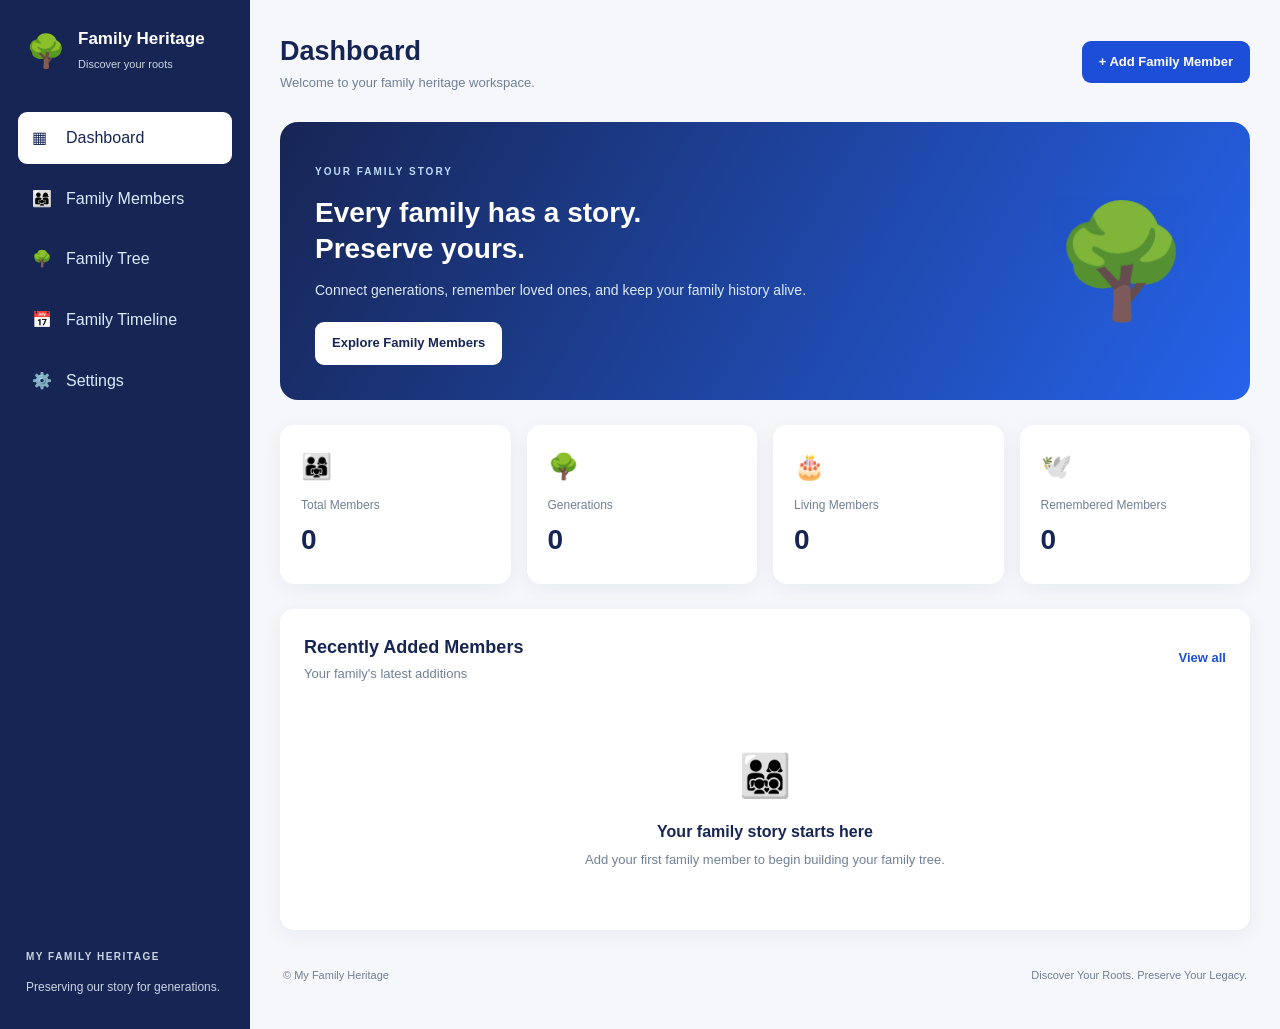
<file: ndex.html>
<!DOCTYPE html>
<html lang="en">
<head>
  <meta charset="UTF-8">
  <meta name="viewport" content="width=device-width, initial-scale=1.0">
  <meta name="theme-color" content="#172554">
  <title>My Family Heritage</title>
  <link rel="stylesheet" href="style.css">
</head>
<body>

  <div class="app">

    <!-- Sidebar -->
    <aside class="sidebar">
      <div class="brand">
        <div class="brand-icon">🌳</div>
        <div>
          <h2>Family Heritage</h2>
          <span>Discover your roots</span>
        </div>
      </div>

      <nav class="navigation">
        <button class="nav-link active" data-page="dashboard">
          <span>▦</span> Dashboard
        </button>
        <button class="nav-link" data-page="members">
          <span>👨‍👩‍👧</span> Family Members
        </button>
        <button class="nav-link" data-page="tree">
          <span>🌳</span> Family Tree
        </button>
        <button class="nav-link" data-page="timeline">
          <span>📅</span> Family Timeline
        </button>
      </nav>

      <div class="sidebar-bottom">
        <p>MY FAMILY HERITAGE</p>
        <small>Preserving our story for generations.</small>
      </div>
    </aside>

    <!-- Main content -->
    <main class="main-content">

      <header class="topbar">
        <div>
          <h1 id="page-title">Dashboard</h1>
          <p>Welcome to your family heritage workspace.</p>
        </div>

        <button class="primary-button" id="quick-add-button">
          + Add Family Member
        </button>
      </header>

      <!-- Dashboard -->
      <section class="page active" id="dashboard-page">

        <div class="welcome-card">
          <div>
            <span class="eyebrow">YOUR FAMILY STORY</span>
            <h2>Every family has a story.<br>Preserve yours.</h2>
            <p>Connect generations, remember loved ones, and keep your family history alive.</p>
            <button class="light-button" data-go="members">
              Explore Family Members
            </button>
          </div>
          <div class="welcome-tree">🌳</div>
        </div>

        <div class="stats-grid">
          <div class="stat-card">
            <span class="stat-icon">👨‍👩‍👧</span>
            <p>Total Members</p>
            <h2 id="total-members">0</h2>
          </div>

          <div class="stat-card">
            <span class="stat-icon">🌳</span>
            <p>Generations</p>
            <h2 id="total-generations">0</h2>
          </div>

          <div class="stat-card">
            <span class="stat-icon">🎂</span>
            <p>Living Members</p>
            <h2 id="living-members">0</h2>
          </div>

          <div class="stat-card">
            <span class="stat-icon">🕊️</span>
            <p>Remembered Members</p>
            <h2 id="deceased-members">0</h2>
          </div>
        </div>

        <div class="content-card">
          <div class="section-heading">
            <div>
              <h2>Recently Added Members</h2>
              <p>Your family's latest additions</p>
            </div>
            <button class="text-button" data-go="members">View all</button>
          </div>

          <div id="recent-members" class="member-list">
            <div class="empty-state">
              <div>👨‍👩‍👧‍👦</div>
              <h3>Your family story starts here</h3>
              <p>Add your first family member to begin building your family tree.</p>
            </div>
          </div>
        </div>

      </section>

      <!-- Family members -->
      <section class="page" id="members-page">

        <div class="content-card">
          <div class="section-heading">
            <div>
              <h2>Family Members</h2>
              <p>Add and manage your family information.</p>
            </div>
          </div>

          <form id="member-form" class="member-form">

            <input type="hidden" id="member-id">

            <div class="form-grid">

              <div class="form-group">
                <label for="first-name">First Name *</label>
                <input id="first-name" type="text" placeholder="First name" required>
              </div>

              <div class="form-group">
                <label for="last-name">Last Name</label>
                <input id="last-name" type="text" placeholder="Last name">
              </div>

              <div class="form-group">
                <label for="gender">Gender</label>
                <select id="gender">
                  <option value="">Select gender</option>
                  <option value="Male">Male</option>
                  <option value="Female">Female</option>
                  <option value="Other">Other</option>
                </select>
              </div>

              <div class="form-group">
                <label for="birth-date">Date of Birth</label>
                <input id="birth-date" type="date">
              </div>

              <div class="form-group">
                <label for="death-date">Date of Death</label>
                <input id="death-date" type="date">
              </div>

              <div class="form-group">
                <label for="father-id">Father</label>
                <select id="father-id">
                  <option value="">Select father</option>
                </select>
              </div>

              <div class="form-group">
                <label for="mother-id">Mother</label>
                <select id="mother-id">
                  <option value="">Select mother</option>
                </select>
              </div>

              <div class="form-group">
                <label for="spouse-id">Spouse</label>
                <select id="spouse-id">
                  <option value="">Select spouse</option>
                </select>
              </div>

              <div class="form-group full-width">
                <label for="birth-place">Place of Birth</label>
                <input id="birth-place" type="text" placeholder="City, country">
              </div>

              <div class="form-group full-width">
                <label for="biography">Biography / Notes</label>
                <textarea id="biography" rows="4" placeholder="Write something about this family member..."></textarea>
              </div>

            </div>

            <div class="form-actions">
              <button type="button" class="secondary-button" id="cancel-edit-button">
                Clear
              </button>
              <button type="submit" class="primary-button" id="save-member-button">
                Save Family Member
              </button>
            </div>
          </form>
        </div>

        <div class="content-card">
          <div class="section-heading">
            <div>
              <h2>All Family Members</h2>
              <p>People connected to your family tree</p>
            </div>
            <input class="search-input" id="member-search" type="search" placeholder="Search members...">
          </div>

          <div id="members-list" class="members-grid">
            <div class="empty-state">
              <div>👨‍👩‍👧‍👦</div>
              <h3>No family members yet</h3>
              <p>Use the form above to add your first family member.</p>
            </div>
          </div>
        </div>

      </section>

      <!-- Family tree -->
      <section class="page" id="tree-page">
        <div class="content-card">
          <div class="section-heading">
            <div>
              <h2>Your Family Tree</h2>
              <p>Explore the relationships between generations.</p>
            </div>
          </div>

          <div id="family-tree" class="tree-container">
            <div class="empty-state">
              <div>🌳</div>
              <h3>Your family tree is waiting</h3>
              <p>Add family members and connect parents to build your tree.</p>
            </div>
          </div>
        </div>
      </section>

      <!-- Timeline -->
      <section class="page" id="timeline-page">
        <div class="content-card">
          <div class="section-heading">
            <div>
              <h2>Family Timeline</h2>
              <p>Important dates in your family's history.</p>
            </div>
          </div>

          <div id="family-timeline" class="timeline">
            <div class="empty-state">
              <div>📅</div>
              <h3>No family dates yet</h3>
              <p>Add dates of birth to start your family timeline.</p>
            </div>
          </div>
        </div>
      </section>

      <!-- Data management -->
      <section class="page" id="settings-page">
        <div class="content-card">
          <h2>Family Data Management</h2>
          <p class="muted">
            Keep a backup of your family information by exporting it as a JSON file.
          </p>

          <div class="settings-actions">
            <button class="primary-button" id="export-button">
              Export Family Data
            </button>

            <label class="secondary-button import-button">
              Import Family Data
              <input type="file" id="import-file" accept=".json,application/json" hidden>
            </label>
          </div>

          <p class="warning-text">
            Keep your exported backup file somewhere safe. Importing data replaces the current family list.
          </p>
        </div>
      </section>

      <footer class="footer">
        <span>© <span id="current-year"></span> My Family Heritage</span>
        <span>Discover Your Roots. Preserve Your Legacy.</span>
      </footer>

    </main>
  </div>

  <script src="script.js"></script>
</body>
</html>
</file>
<file: style.css>
/* =====================================
   MY FAMILY HERITAGE - MAIN STYLES
===================================== */

:root {
  --primary: #1d4ed8;
  --primary-dark: #172554;
  --background: #f5f7fb;
  --surface: #ffffff;
  --text: #172033;
  --muted: #718096;
  --border: #e5eaf2;
  --success: #15803d;
  --radius: 14px;
  --shadow: 0 5px 20px rgba(25, 40, 70, 0.06);
}

* {
  box-sizing: border-box;
  margin: 0;
  padding: 0;
}

body {
  font-family: Arial, Helvetica, sans-serif;
  background: var(--background);
  color: var(--text);
  line-height: 1.6;
}

button,
input,
select,
textarea {
  font: inherit;
}

button {
  cursor: pointer;
}

.app {
  display: flex;
  min-height: 100vh;
}

/* Sidebar */

.sidebar {
  width: 250px;
  background: var(--primary-dark);
  color: white;
  padding: 26px 18px;
  display: flex;
  flex-direction: column;
  flex-shrink: 0;
}

.brand {
  display: flex;
  align-items: center;
  gap: 12px;
  padding: 0 8px 35px;
}

.brand-icon {
  font-size: 32px;
}

.brand h2 {
  font-size: 17px;
  line-height: 1.3;
}

.brand span {
  color: #cbd5e1;
  font-size: 11px;
}

.navigation {
  display: flex;
  flex-direction: column;
  gap: 9px;
}

.nav-link {
  border: 0;
  background: transparent;
  color: #dbeafe;
  text-align: left;
  padding: 13px 14px;
  border-radius: 9px;
  display: flex;
  gap: 12px;
  align-items: center;
  transition: 0.2s;
}

.nav-link:hover,
.nav-link.active {
  background: #ffffff;
  color: var(--primary-dark);
}

.nav-link span {
  width: 22px;
}

.sidebar-bottom {
  margin-top: auto;
  padding: 25px 8px 5px;
  color: #cbd5e1;
}

.sidebar-bottom p {
  font-size: 10px;
  letter-spacing: 1.5px;
  font-weight: bold;
  margin-bottom: 8px;
}

.sidebar-bottom small {
  font-size: 12px;
}

/* Main content */

.main-content {
  flex: 1;
  min-width: 0;
  padding: 30px;
}

.topbar {
  display: flex;
  justify-content: space-between;
  align-items: center;
  gap: 20px;
  margin-bottom: 28px;
}

.topbar h1 {
  font-size: 27px;
  color: var(--primary-dark);
}

.topbar p,
.section-heading p,
.muted {
  color: var(--muted);
  font-size: 13px;
}

/* Pages */

.page {
  display: none;
}

.page.active {
  display: block;
}

/* Buttons */

.primary-button,
.secondary-button,
.light-button {
  border: 0;
  border-radius: 9px;
  padding: 11px 17px;
  font-weight: bold;
  font-size: 13px;
  transition: 0.2s;
}

.primary-button {
  background: var(--primary);
  color: white;
}

.primary-button:hover {
  background: #1e40af;
}

.secondary-button {
  background: #eef2f7;
  color: #334155;
  border: 1px solid var(--border);
}

.secondary-button:hover {
  background: #e2e8f0;
}

.light-button {
  background: white;
  color: var(--primary-dark);
  margin-top: 20px;
}

.light-button:hover {
  background: #eaf1ff;
}

.text-button {
  border: 0;
  background: transparent;
  color: var(--primary);
  font-weight: bold;
  font-size: 13px;
}

/* Welcome card */

.welcome-card {
  background: linear-gradient(120deg, #172554, #2563eb);
  border-radius: 18px;
  color: white;
  padding: 35px;
  display: flex;
  justify-content: space-between;
  align-items: center;
  min-height: 245px;
  margin-bottom: 25px;
  overflow: hidden;
}

.eyebrow {
  font-size: 10px;
  letter-spacing: 2px;
  color: #bfdbfe;
  font-weight: bold;
}

.welcome-card h2 {
  font-size: 28px;
  line-height: 1.3;
  margin: 12px 0;
}

.welcome-card p {
  max-width: 500px;
  color: #dbeafe;
  font-size: 14px;
}

.welcome-tree {
  font-size: 110px;
  opacity: 0.9;
  padding: 0 25px;
}

/* Statistics */

.stats-grid {
  display: grid;
  grid-template-columns: repeat(4, 1fr);
  gap: 16px;
  margin-bottom: 25px;
}

.stat-card {
  background: var(--surface);
  padding: 21px;
  border-radius: var(--radius);
  box-shadow: var(--shadow);
}

.stat-icon {
  font-size: 25px;
}

.stat-card p {
  color: var(--muted);
  font-size: 12px;
  margin-top: 10px;
}

.stat-card h2 {
  font-size: 28px;
  margin-top: 3px;
  color: var(--primary-dark);
}

/* Content cards */

.content-card {
  background: var(--surface);
  padding: 24px;
  border-radius: var(--radius);
  box-shadow: var(--shadow);
  margin-bottom: 22px;
  min-width: 0;
}

.section-heading {
  display: flex;
  align-items: center;
  justify-content: space-between;
  gap: 15px;
  margin-bottom: 22px;
}

.section-heading h2,
.content-card > h2 {
  font-size: 18px;
  color: var(--primary-dark);
}

.section-heading p {
  margin-top: 3px;
}

/* Forms */

.member-form {
  background: #f8fafc;
  border: 1px solid var(--border);
  padding: 20px;
  border-radius: 12px;
}

.form-grid {
  display: grid;
  grid-template-columns: repeat(2, minmax(0, 1fr));
  gap: 17px;
}

.form-group {
  display: flex;
  flex-direction: column;
  gap: 7px;
}

.form-group label {
  font-size: 12px;
  font-weight: bold;
  color: #334155;
}

.form-group input,
.form-group select,
.form-group textarea,
.search-input {
  width: 100%;
  padding: 11px 12px;
  border: 1px solid #dce3ed;
  border-radius: 8px;
  background: white;
  color: var(--text);
  outline: none;
  font-size: 13px;
}

.form-group input:focus,
.form-group select:focus,
.form-group textarea:focus,
.search-input:focus {
  border-color: var(--primary);
  box-shadow: 0 0 0 3px rgba(37, 99, 235, 0.1);
}

.form-group textarea {
  resize: vertical;
}

.full-width {
  grid-column: 1 / -1;
}

.form-actions {
  display: flex;
  justify-content: flex-end;
  gap: 10px;
  margin-top: 20px;
}

.search-input {
  max-width: 230px;
}

/* Member cards */

.members-grid {
  display: grid;
  grid-template-columns: repeat(3, minmax(0, 1fr));
  gap: 15px;
}

.member-card {
  border: 1px solid var(--border);
  border-radius: 12px;
  padding: 17px;
  background: white;
  transition: 0.2s;
  min-width: 0;
}

.member-card:hover {
  transform: translateY(-3px);
  box-shadow: var(--shadow);
}

.member-avatar {
  width: 48px;
  height: 48px;
  border-radius: 50%;
  display: grid;
  place-items: center;
  background: #dbeafe;
  font-size: 23px;
  margin-bottom: 12px;
}

.member-card h3 {
  font-size: 15px;
  overflow-wrap: anywhere;
}

.member-card p {
  font-size: 12px;
  color: var(--muted);
  margin-top: 4px;
  overflow-wrap: anywhere;
}

.member-status {
  display: inline-block;
  background: #dcfce7;
  color: #166534;
  padding: 4px 8px;
  border-radius: 20px;
  font-size: 10px;
  margin-top: 10px;
}

.member-status.deceased {
  background: #f1f5f9;
  color: #475569;
}

.member-actions {
  display: flex;
  gap: 8px;
  margin-top: 14px;
}

.member-actions button {
  border: 0;
  border-radius: 7px;
  padding: 7px 10px;
  font-size: 11px;
  background: #eff6ff;
  color: #1d4ed8;
}

.member-actions .delete-button {
  background: #fef2f2;
  color: #b91c1c;
}

/* Empty states */

.empty-state {
  text-align: center;
  padding: 35px 15px;
  color: var(--muted);
  grid-column: 1 / -1;
}

.empty-state div {
  font-size: 42px;
  margin-bottom: 10px;
}

.empty-state h3 {
  color: var(--primary-dark);
  font-size: 16px;
  margin-bottom: 5px;
}

.empty-state p {
  font-size: 13px;
}


/* =====================================
   FAMILY TREE - VERTICAL RELATIONSHIPS
===================================== */

.tree-container {
  overflow-x: auto;
  padding: 35px 15px;
  min-height: 250px;
  text-align: center;
}

.tree-generation {
  display: flex;
  justify-content: center;
  align-items: flex-start;
  gap: 30px;
  min-width: max-content;
  padding: 15px;
}

.tree-member {
  width: 190px;
  background: #f8fafc;
  border: 1px solid #dbeafe;
  border-top: 4px solid var(--primary);
  border-radius: 12px;
  padding: 15px;
  text-align: center;
  box-shadow: var(--shadow);
}

.tree-member strong {
  display: block;
  font-size: 14px;
}

.tree-member span {
  display: block;
  color: var(--muted);
  font-size: 11px;
  margin-top: 4px;
}

.tree-member .tree-avatar {
  font-size: 27px;
  margin-bottom: 5px;
}

/* Vertical family relationship */

.family-branch {
  display: flex;
  flex-direction: column;
  align-items: center;
  min-width: 200px;
}

.family-couple {
  display: flex;
  justify-content: center;
  gap: 15px;
  flex-wrap: nowrap;
   
}

.family-line {
  width: 2px;
  height: 35px;
  background: #94a3b8;
}

.children-branch {
  display: flex;
  flex-direction: column;
  align-items: center;
  position: relative;
}

.children-horizontal {
  display: flex;
  justify-content: center;
  align-items: flex-start;
  gap: 25px;
  border-top: 2px solid #94a3b8;
  padding-top: 20px;
}

.child-branch {
  display: flex;
  flex-direction: column;
  align-items: center;
}

.child-branch .family-line {
  height: 30px;
}

.grandchild-branch {
  display: flex;
  flex-direction: column;
  align-items: center;
}

.tree-generation-label {
  color: var(--muted);
  font-size: 12px;
  margin-bottom: 12px;
}

@media (max-width: 500px) {
  .tree-member {
    width: 155px;
  }

  .children-horizontal {
    gap: 12px;
  }
}


/* Timeline */

.timeline {
  border-left: 2px solid #dbeafe;
  margin: 10px 0 10px 12px;
  padding-left: 25px;
}

.timeline-item {
  position: relative;
  padding: 0 0 25px;
}

.timeline-item::before {
  content: "";
  width: 12px;
  height: 12px;
  background: var(--primary);
  border: 3px solid white;
  box-shadow: 0 0 0 2px #bfdbfe;
  border-radius: 50%;
  position: absolute;
  left: -33px;
  top: 5px;
}

.timeline-item strong {
  color: var(--primary-dark);
  font-size: 14px;
}

.timeline-item p {
  color: var(--muted);
  font-size: 12px;
}

/* Settings */

.settings-actions {
  display: flex;
  gap: 12px;
  flex-wrap: wrap;
  margin-top: 20px;
}

.import-button {
  display: inline-flex;
  align-items: center;
  cursor: pointer;
}

.warning-text {
  font-size: 12px;
  color: #b45309;
  margin-top: 18px;
}

.muted {
  margin-top: 8px;
}

/* Footer */

.footer {
  display: flex;
  justify-content: space-between;
  gap: 15px;
  padding: 15px 3px;
  color: var(--muted);
  font-size: 11px;
}

/* Responsive design */

@media (max-width: 1050px) {
  .stats-grid {
    grid-template-columns: repeat(2, 1fr);
  }

  .members-grid {
    grid-template-columns: repeat(2, minmax(0, 1fr));
  }
}

@media (max-width: 750px) {
  .app {
    display: block;
  }

  .sidebar {
    width: 100%;
    padding: 15px;
  }

  .brand {
    padding: 0 5px 15px;
  }

  .navigation {
    flex-direction: row;
    overflow-x: auto;
    padding-bottom: 4px;
  }

  .nav-link {
    white-space: nowrap;
    padding: 10px 12px;
    font-size: 12px;
  }

  .sidebar-bottom {
    display: none;
  }

  .main-content {
    padding: 18px;
  }

  .topbar {
    align-items: flex-start;
    flex-direction: column;
  }

  .topbar h1 {
    font-size: 23px;
  }

  .welcome-card {
    padding: 25px;
  }

  .welcome-card h2 {
    font-size: 23px;
  }

  .welcome-tree {
    font-size: 65px;
    padding: 0;
  }

  .section-heading {
    align-items: flex-start;
    flex-direction: column;
  }

  .search-input {
    max-width: 100%;
  }
}

@media (max-width: 500px) {
  .stats-grid,
  .members-grid,
  .form-grid {
    grid-template-columns: 1fr;
  }

  .welcome-tree {
    display: none;
  }

  .content-card {
    padding: 17px;
  }

  .form-actions {
    flex-direction: column-reverse;
  }

  .form-actions button {
    width: 100%;
  }

  .footer {
    flex-direction: column;
  }
}


/* =====================================
   FAMILY TREE GRAPH - VISUAL CONNECTIONS
===================================== */

.tree-container {
  overflow-x: auto;
  overflow-y: visible;
  padding: 35px 20px;
  min-height: 300px;
}

.family-tree-graph {
  display: flex;
  justify-content: center;
  align-items: flex-start;
  gap: 45px;
  width: max-content;
  min-width: 100%;
  padding: 20px;
}

.family-branch {
  display: flex;
  flex-direction: column;
  align-items: center;
  min-width: 220px;
}

.family-couple {
  display: flex;
  justify-content: center;
  align-items: center;
  gap: 15px;
  flex-wrap: nowrap;
}

.tree-member {
  flex: 0 0 170px;
  width: 170px;
  background: #f8fafc;
  border: 1px solid #dbeafe;
  border-top: 4px solid #2563eb;
  border-radius: 12px;
  padding: 15px 10px;
  text-align: center;
  box-shadow: 0 4px 12px rgba(0,0,0,0.08);
}

.tree-member strong {
  display: block;
  font-size: 14px;
  margin-top: 5px;
}

.tree-member span {
  display: block;
  font-size: 11px;
  color: #64748b;
  margin-top: 5px;
}

.tree-avatar {
  font-size: 27px;
}

.family-line {
  width: 2px;
  height: 35px;
  background: #94a3b8;
  flex-shrink: 0;
}

.children-horizontal {
  display: flex;
  justify-content: center;
  align-items: flex-start;
  gap: 25px;
  border-top: 2px solid #94a3b8;
  padding-top: 20px;
  position: relative;
  width: max-content;
}

.child-branch {
  display: flex;
  flex-direction: column;
  align-items: center;
  position: relative;
}

.child-branch::before {
  content: "";
  width: 2px;
  height: 20px;
  background: #94a3b8;
  position: absolute;
  top: -20px;
}

.child-branch .family-line {
  height: 25px;
}

.unconnected-family {
  margin-top: 40px;
  padding-top: 20px;
  border-top: 1px dashed #94a3b8;
}

.unconnected-family h3 {
  text-align: center;
}

@media (max-width: 600px) {
  .family-tree-graph {
    justify-content: flex-start;
    gap: 25px;
  }

  .tree-member {
    flex-basis: 150px;
    width: 150px;
  }

  .children-horizontal {
    gap: 12px;
  }
}

/* FAMILY TREE - VERTICAL RELATIONSHIPS */


/* =====================================
   FAMILY MEMBER PHOTO UPLOAD
===================================== */

.photo-upload-group {
  margin-top: 5px;
}

.photo-upload-group input[type="file"] {
  background: white;
  padding: 12px;
  border: 1px dashed #94a3b8;
  border-radius: 10px;
  width: 100%;
}

.photo-upload-group small {
  color: var(--muted);
  font-size: 11px;
}

.photo-preview-container {
  display: flex;
  justify-content: flex-start;
  margin-top: 12px;
}

#photo-preview {
  width: 130px;
  height: 130px;
  object-fit: cover;
  border-radius: 50%;
  border: 4px solid #dbeafe;
  box-shadow: var(--shadow);
}

#photo-preview[hidden],
#remove-photo-button[hidden] {
  display: none;
}

.remove-photo-button {
  margin-top: 10px;
  width: fit-content;
}

/* Member card photos */

.member-avatar {
  width: 85px;
  height: 85px;
  border-radius: 50%;
  overflow: hidden;
  display: flex;
  align-items: center;
  justify-content: center;
  background: #dbeafe;
  margin: 0 auto 15px;
  font-size: 35px;
}

.member-avatar img {
  width: 100%;
  height: 100%;
  object-fit: cover;
  border-radius: 50%;
}

/* Family tree photos */

.tree-avatar {
  width: 75px;
  height: 75px;
  margin: 0 auto 10px;
  border-radius: 50%;
  overflow: hidden;
  display: flex;
  justify-content: center;
  align-items: center;
  background: #dbeafe;
}

.tree-avatar img {
  width: 100%;
  height: 100%;
  object-fit: cover;
  border-radius: 50%;
}

/* Recently added member photos */

.recent-member {
  display: flex;
  align-items: center;
  gap: 12px;
  padding: 12px 0;
  border-bottom: 1px solid var(--border);
}

.recent-avatar {
  width: 45px;
  height: 45px;
  border-radius: 50%;
  object-fit: cover;
  background: #dbeafe;
  display: flex;
  align-items: center;
  justify-content: center;
  overflow: hidden;
  flex-shrink: 0;
  font-size: 22px;
}

.recent-avatar img {
  width: 100%;
  height: 100%;
  object-fit: cover;
}

/* =====================================
   MY FAMILY HERITAGE - CLICKABLE TREE
===================================== */

.family-tree-navigation {
  width: 100%;
  text-align: center;
  padding: 20px 10px;
}

.tree-navigation-buttons {
  display: flex;
  justify-content: space-between;
  gap: 12px;
  margin-bottom: 30px;
}

.tree-navigation-buttons button {
  background: #eef2ff;
  color: #1d4ed8;
  border: 1px solid #dbeafe;
  border-radius: 8px;
  padding: 10px 18px;
  font-weight: bold;
}

.tree-navigation-buttons button:hover:not(:disabled) {
  background: #dbeafe;
}

.tree-navigation-buttons button:disabled {
  opacity: 0.4;
  cursor: not-allowed;
}

.tree-current-person {
  display: flex;
  flex-direction: column;
  align-items: center;
}

.tree-root-card {
  width: 220px;
  padding: 20px;
  background: #eff6ff;
  border: 2px solid #2563eb;
  border-radius: 16px;
  box-shadow: var(--shadow);
}

.tree-root-card h2 {
  font-size: 18px;
  color: var(--primary-dark);
  overflow-wrap: anywhere;
}

.tree-root-card p {
  font-size: 12px;
  color: var(--muted);
  margin-top: 5px;
}

.tree-connector {
  height: 35px;
  width: 2px;
  background: #94a3b8;
}

.tree-current-person h3 {
  color: var(--primary-dark);
  font-size: 17px;
  margin-bottom: 5px;
}

.tree-description {
  color: var(--muted);
  font-size: 12px;
  margin-bottom: 15px;
}

.tree-generation {
  display: flex;
  justify-content: center;
  align-items: flex-start;
  flex-wrap: nowrap;
  gap: 20px;
  width: 100%;
  min-width: max-content;
  padding: 15px 5px;
}

.tree-click-card {
  flex: 0 0 190px;
  width: 190px;
  border: 0;
  background: transparent;
  padding: 0;
  text-align: center;
  border-radius: 12px;
}

.tree-click-card .tree-member {
  width: 100%;
  min-height: 175px;
  transition: 0.2s;
}

.tree-click-card:hover .tree-member {
  transform: translateY(-5px);
  border-color: var(--primary);
  box-shadow: 0 8px 22px rgba(37, 99, 235, 0.15);
}

.tree-click-card:focus-visible {
  outline: 3px solid #93c5fd;
  outline-offset: 4px;
}

.tree-member .tree-view-hint {
  color: var(--primary);
  font-weight: bold;
  margin-top: 10px;
}

@media (max-width: 600px) {
  .tree-generation {
    justify-content: flex-start;
    gap: 14px;
  }

  .tree-click-card {
    flex-basis: 155px;
    width: 155px;
  }

  .tree-root-card {
    width: 190px;
  }

  .tree-navigation-buttons button {
    padding: 9px 13px;
    font-size: 12px;
  }
}
/* =====================================
   FAMILY TREE SPOUSE DISPLAY
===================================== */

.tree-couple {
  display: flex;
  justify-content: center;
  align-items: center;
  gap: 15px;
  flex-wrap: nowrap;
  width: 100%;
  margin: 25px auto;
}
.tree-partner-card {
  display: flex;
  flex-direction: column;
  align-items: center;
  justify-content: center;
  gap: 10px;
  min-width: 170px;
  padding: 20px;
  background: #ffffff;
  border: 2px solid var(--border);
  border-radius: 14px;
  box-shadow: var(--shadow);
  text-align: center;
}

.tree-partner-card strong {
  color: var(--text);
  font-size: 15px;
}

.tree-partner-card span {
  color: var(--muted);
  font-size: 13px;
}

.tree-partner-card .tree-avatar {
  width: 65px;
  height: 65px;
  border-radius: 50%;
  overflow: hidden;
}

.tree-partner-card .tree-avatar img {
  width: 100%;
  height: 100%;
  object-fit: cover;
}

@media (max-width: 600px) {
  .tree-couple {
    gap: 12px;
  }

  .tree-partner-card {
    min-width: 130px;
    padding: 12px;
  }
}
</file>
